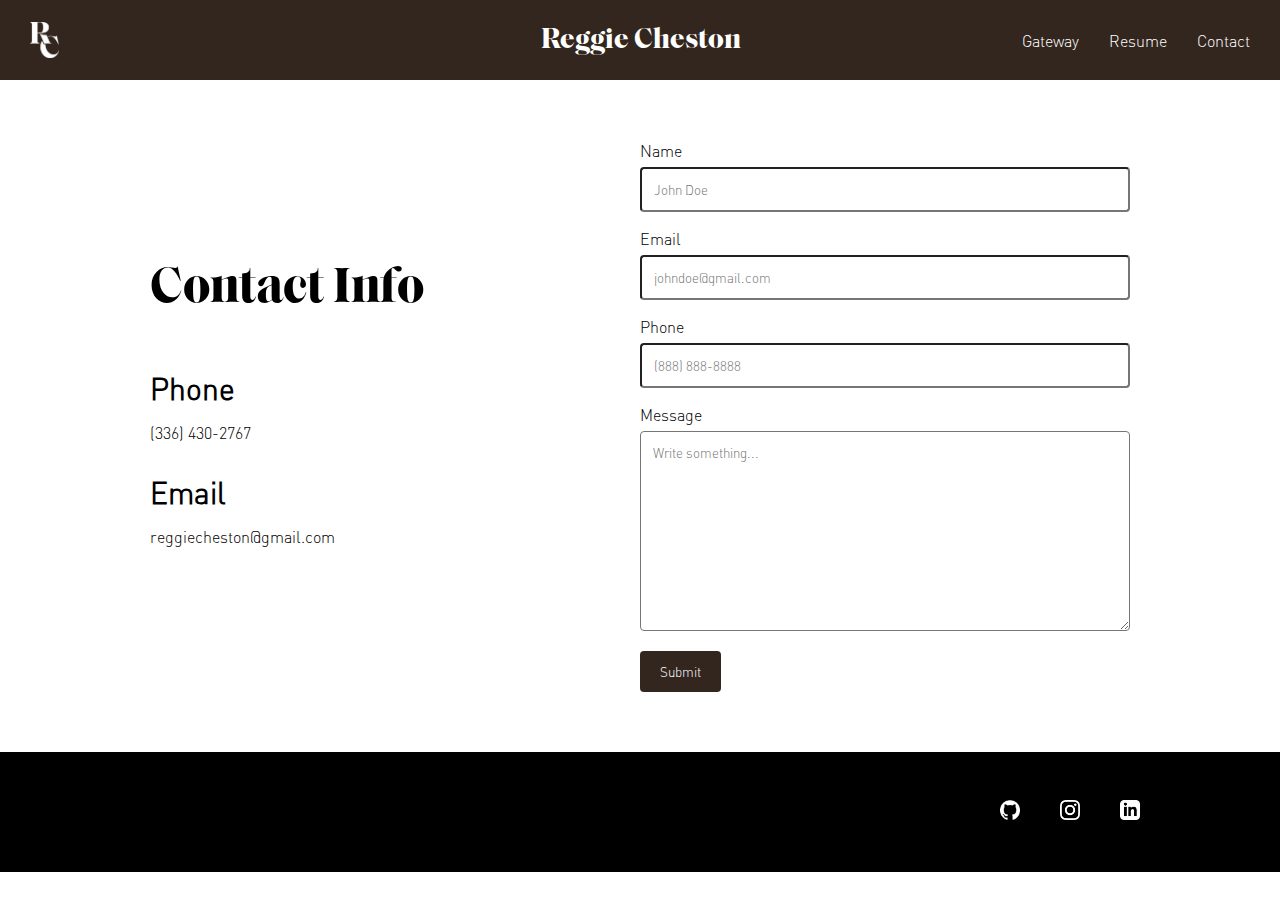
<file: html/contact.html>
<!DOCTYPE html>
<html lang="en">
<head>
  <meta charset="UTF-8">
  <meta http-equiv="X-UA-Compatible" content="IE=edge">
  <meta name="viewport" content="width=device-width, initial-scale=1.0">
  <meta name="description" content="Contact Info">
  <title>Contact</title>
  <link rel="stylesheet" href="../css/shared.css"/>
  <link rel="stylesheet" href="../css/contact.css"/>
  <link rel="icon" href="../Assets/Logos/BLK/RC Logo-blk.png"/>
</head>
<body>

  <!-- Navbar -->
  <nav class="navbar">
    <div class="container">
      <div class="navbar__icons">
        <img class="hamburger-menu navbar__icon" src="../Assets/icons/WHT/1024px-Hamburger_icon_white.svg.png" alt="Open Menu"/>
      </div>
      <div class="logo">
        <a class="logo" href="../index.html"><img src="../Assets/Logos/WHT/RC Logo-wht.png" 
          alt="RC Logo"
          width="29"
          height="36"/></a>
      </div>
      <div class="title">
        <h3>Reggie Cheston</h3>
      </div>
      <ul>
        <li> <a href="gateway.html">Gateway</a></li>
        <li> <a href="../Assets/Resume/Reggie Cheston Resume.pdf" target="_blank">Resume</a></li>
        <li> <a href="contact.html">Contact</a></li>
      </ul>
      <div class="navbar__icons">
        <img class="close-menu navbar__icon" src="../Assets/icons/WHT/Cross_icon_(white).svg.png" alt="Close Menu"/>
      </div>
    </div>
  </nav>
  <nav class="mobile-nav">
    <ul class="mobile-nav__items">
        <li class="mobile-nav__item"><a href="gateway.html">Gateway</a></li>
        <li class="mobile-nav__item"><a href="../Assets/Reginald Cheston Coding Resume.pdf">Resume</a></li>
        <li class="mobile-nav__item"><a href="contact.html">Contact</a></li>
    </ul>
  </nav>

  <!-- Contact Info -->
  <section>
    <div class="container">
      <div class="info">
        <h1>Contact Info</h1>
        <h2>Phone</h2>
        <p>(336) 430-2767</p>
        <h2>Email</h2>
        <p>reggiecheston@gmail.com</p>
      </div>

      <!-- Contact Form -->
      <div class="form">
        
        <label for="Name">Name</label>
        <input type="text" name="Name" placeholder="John Doe">

        <label for="Email">Email</label>
        <input type="text" name="Email" placeholder="johndoe@gmail.com">

        <label for="Phone">Phone</label>
        <input type="text" name="Phone" placeholder="(888) 888-8888">

        <label for="Message">Message</label>
        <textarea name="Message" placeholder="Write something..." style="height:200px"></textarea>

        <input type="submit" value="Submit">

      </div>
  </section>

  <!-- Footer -->
  <footer>
    <div class="container">
      <ul>
        <li><a href="https://github.com/reggiecheston" target="_blank" rel="noopener noreferrer"><img src="../Assets/Logos/WHT/github-logo.png"
          alt= "Github"
          width="20"
          height="20"/></a></li>
        <li><a href="https://www.instagram.com/reggiechaleur" target="_blank" rel="noopener noreferrer"><img src="../Assets/Logos/WHT/instagram-new-2016-glyph-logo-84CB825424-seeklogo.com_wht.png" 
          alt= "Instagram"
          width="20"
          height="20"/></a></li>
        <li><a href="https://www.linkedin.com/in/reggiecheston/" target="_blank" rel="noopener noreferrer"><img src="../Assets/Logos/WHT/linkedin-black-icon-logo-ECC426C572-seeklogo.com_wht.png"          
          alt= "LinkedIn"
          width="20"
          height="20"/></a></li>
      </ul>
    </div>
  </footer>
  <script src="../script.js"></script>
</body>
</html>
</file>
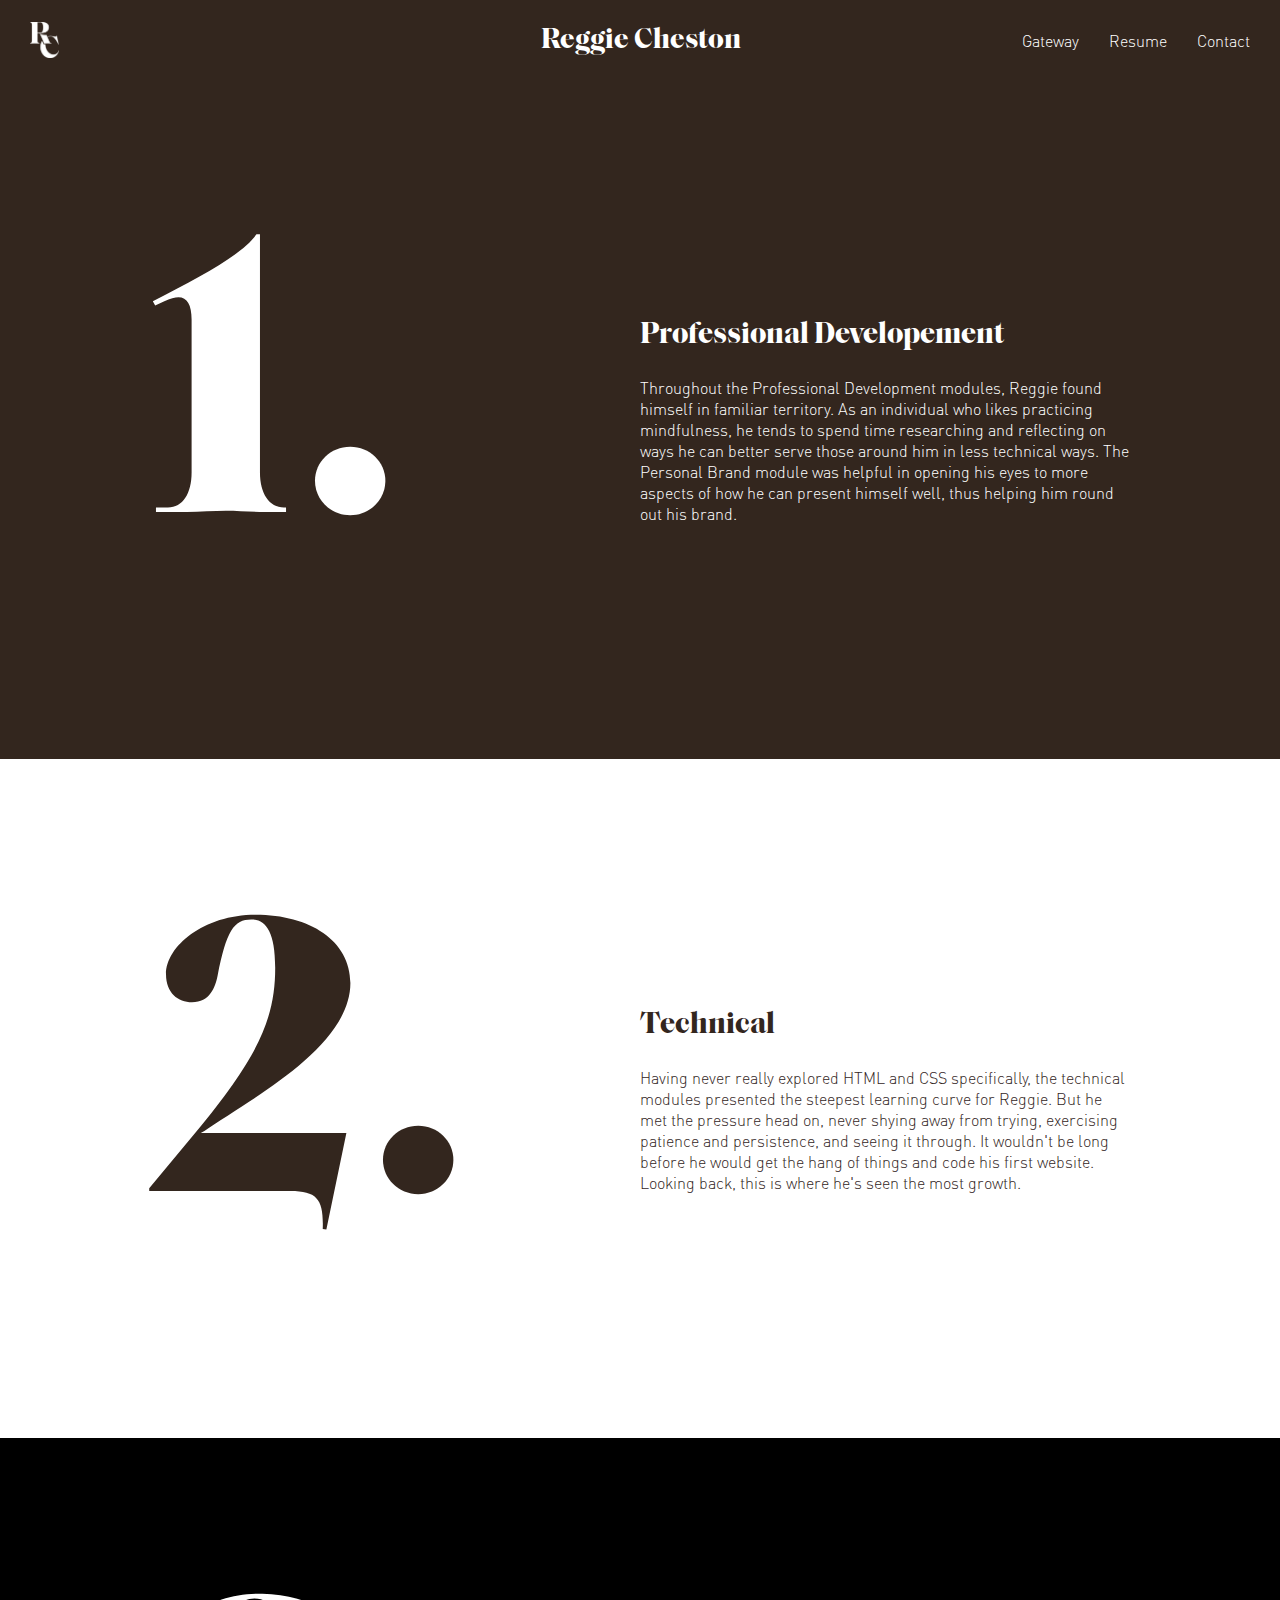
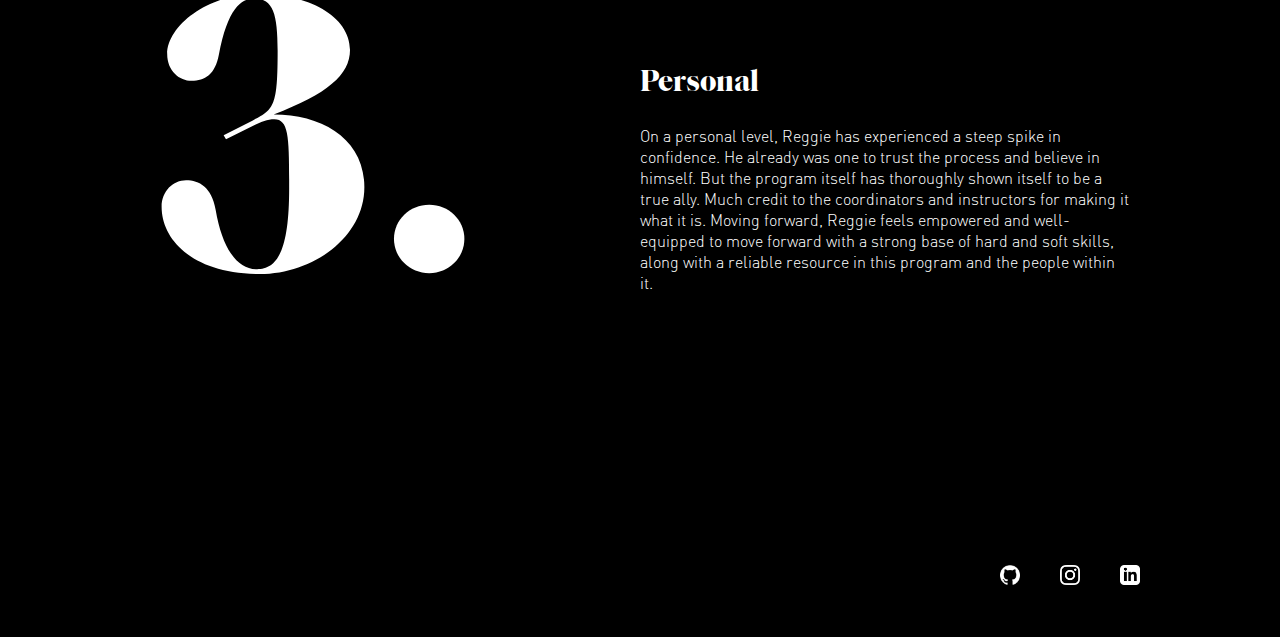
<file: html/gateway.html>
<!DOCTYPE html>
<html lang="en">
  <head>
    <meta charset="UTF-8" />
    <meta http-equiv="X-UA-Compatible" content="IE=edge" />
    <meta name="viewport" content="width=device-width, initial-scale=1.0" />
    <meta name="description" content="Gateway Reflection" />
    <title>Gateway Reflection</title>
    <link rel="stylesheet" href="../css/shared.css" />
    <link rel="stylesheet" href="../css/gateway.css" />
    <link rel="icon" href="../Assets/Logos/BLK/RC Logo-blk.png" />
  </head>
  <body>
    <!-- Navbar -->
    <nav class="navbar">
      <div class="container">
        <div class="navbar__icons">
          <img
            class="hamburger-menu navbar__icon"
            src="../Assets/icons/WHT/1024px-Hamburger_icon_white.svg.png"
            alt="Open Menu"
          />
        </div>
        <div class="logo">
          <a class="logo" href="../index.html"
            ><img
              src="../Assets/Logos/WHT/RC Logo-wht.png"
              alt="RC Logo"
              width="29"
              height="36"
          /></a>
        </div>
        <div class="title">
          <h3>Reggie Cheston</h3>
        </div>
        <ul>
          <li><a href="gateway.html">Gateway</a></li>
          <li>
            <a
              href="../Assets/Resume/Reggie Cheston Resume.pdf"
              target="_blank"
              >Resume</a
            >
          </li>
          <li><a href="contact.html">Contact</a></li>
        </ul>
        <div class="navbar__icons">
          <img
            class="close-menu navbar__icon"
            src="../Assets/icons/WHT/Cross_icon_(white).svg.png"
            alt="Close Menu"
          />
        </div>
      </div>
    </nav>
    <nav class="mobile-nav">
      <ul class="mobile-nav__items">
        <li class="mobile-nav__item"><a href="gateway.html">Gateway</a></li>
        <li class="mobile-nav__item">
          <a href="../Assets/Reginald Cheston Coding Resume.pdf">Resume</a>
        </li>
        <li class="mobile-nav__item"><a href="contact.html">Contact</a></li>
      </ul>
    </nav>

    <!-- Professional Developement -->
    <section class="pd">
      <div class="container">
        <div>
          <h1>1.</h1>
        </div>
        <div class="text">
          <h2>Professional Developement</h2>
          <p>
            Throughout the Professional Development modules, Reggie found
            himself in familiar territory. As an individual who likes practicing
            mindfulness, he tends to spend time researching and reflecting on
            ways he can better serve those around him in less technical ways.
            The Personal Brand module was helpful in opening his eyes to more
            aspects of how he can present himself well, thus helping him round
            out his brand.
          </p>
        </div>
      </div>
    </section>

    <!-- Technical -->
    <section class="technical">
      <div class="container">
        <div>
          <h1>2.</h1>
        </div>
        <div class="text">
          <h2>Technical</h2>
          <p>
            Having never really explored HTML and CSS specifically, the
            technical modules presented the steepest learning curve for Reggie.
            But he met the pressure head on, never shying away from trying,
            exercising patience and persistence, and seeing it through. It
            wouldn't be long before he would get the hang of things and code his
            first website. Looking back, this is where he's seen the most
            growth.
          </p>
        </div>
      </div>
    </section>

    <!-- Personal -->
    <section class="personal">
      <div class="container">
        <div>
          <h1>3.</h1>
        </div>
        <div class="text">
          <h2>Personal</h2>
          <p>
            On a personal level, Reggie has experienced a steep spike in
            confidence. He already was one to trust the process and believe in
            himself. But the program itself has thoroughly shown itself to be a
            true ally. Much credit to the coordinators and instructors for
            making it what it is. Moving forward, Reggie feels empowered and
            well-equipped to move forward with a strong base of hard and soft
            skills, along with a reliable resource in this program and the
            people within it.
          </p>
        </div>
      </div>
    </section>

    <!-- Footer -->
    <footer>
      <div class="container">
        <ul>
          <li>
            <a
              href="https://github.com/reggiecheston"
              target="_blank"
              rel="noopener noreferrer"
              ><img
                src="../Assets/Logos/WHT/github-logo.png"
                alt="Github"
                width="20"
                height="20"
            /></a>
          </li>
          <li>
            <a
              href="https://www.instagram.com/reggiechaleur"
              target="_blank"
              rel="noopener noreferrer"
              ><img
                src="../Assets/Logos/WHT/instagram-new-2016-glyph-logo-84CB825424-seeklogo.com_wht.png"
                alt="Instagram"
                width="20"
                height="20"
            /></a>
          </li>
          <li>
            <a
              href="https://www.linkedin.com/in/reggiecheston/"
              target="_blank"
              rel="noopener noreferrer"
              ><img
                src="../Assets/Logos/WHT/linkedin-black-icon-logo-ECC426C572-seeklogo.com_wht.png"
                alt="LinkedIn"
                width="20"
                height="20"
            /></a>
          </li>
        </ul>
      </div>
    </footer>
    <script src="../script.js"></script>
  </body>
</html>
</file>
<file: css/shared.css>
* {
  box-sizing: border-box;
  margin: 0;
  padding: 0;
}

/* Font */
@font-face {
    font-family: 'Din Pro Light';
    src: url('../Assets/Fonts/DINpro\ Light.ttf') format('opentype');
    font-weight: normal;
    font-style: normal;
}

.logo {
  display: flex;
  width: 260px;
  justify-content: start;
}

.navbar__icons {
  display: none;
}

.navbar__icon {
  width: 30px;
  height: auto;
}

h1 {
  margin-bottom: 15px;
}

h3 {
  font-family: "Saol Display Bold";
  font-size: 1.8rem;
}

ul {
  list-style-type: none;
}

/* Navbar */
.navbar .container {
  max-width: 100%;
}
.container {
  max-width: 1100px;
  margin: 0 auto;
  padding: 0 30px;
}

.navbar {
  background: #33261e;
  color: #fff;
  height: 80px;
}

.navbar a {
  text-decoration: none;
  color: #fff;
  font-size: 16px;
  font-family: "Din Pro Light";
}

.navbar a:hover, .navbar a:active {
  color: #7a6f68;
}

/* Mobile Nav */

.mobile-nav {
  display: flex;
  position: fixed;
  opacity: 0;
  transform: translateX(-100vw);
  transition: transform 400ms ease, opacity 400ms ease;

  height: 100vh;
  width: 100vw;
  background-color: #33261e;
}


.mobile-nav__items {
  display: flex;
  flex-direction: column;
  text-decoration: none;
  align-items: center;
  height: 100%;
  width: 100%;
  padding: 0;
}

.mobile-nav__item {
  margin-top: 120px;
  list-style-type: none;
  display: flex;
}

.mobile-nav__item a {
  text-decoration: none;
  color: #fff;
  font-size: 24px;
  font-family: "Din Pro Light";
}

.mobile-nav a:active {
  color: #7a6f68;
}

/* for js only */
.open {
  opacity: 1;
  transform: translateX(0);
}

/* Flex container */
.navbar .container {
  display: flex;
  justify-content: space-between;
  align-items: center;
  height: 100%;
}

.navbar ul {
  display: flex;
  
}

.navbar ul li {
  margin-left: 30px;
}

/* Footer */
/* Flex container */
footer .container {
  display: flex;
  justify-content: end;
  align-items: center;
  height: 100%;
}

footer a {
  text-decoration: none;
  margin: 20px;
}

footer ul {
  display: flex;
}

footer {
  background: #000000;
  height: 120px; 
}

@media (max-width:1024px) {
  .title {
    display: none;
  }
}

@media (max-width:768px) {
  .navbar ul {
    display: none;
  }

  .navbar__icons {
    display: flex;
  }

  .logo {
    justify-content: center;
  }

  .close-menu {
    visibility: hidden;
  }
}
</file>
<file: css/contact.css>
* {
  box-sizing: border-box;
  margin: 0;
  padding: 0;
}

/* Font */
@font-face {
    font-family: 'Saol Display Bold';
    src: url('../Assets/Fonts/SaolDisplay-Bold.otf') format('opentype');
    font-weight: bold;
    font-style: normal;
}

@font-face {
    font-family: 'Din Pro Light';
    src: url('../Assets/Fonts/DINpro\ Light.ttf') format('opentype');
    font-weight: normal;
    font-style: normal;
}

/* Flex container: Contact */
section .container {
  display: flex;
  justify-content: space-between;
  align-items: center;
  height: calc(100vh - 200px);
}

/* Flex Item: Contact Info */
.container .info p {
  padding-bottom: 30px;
  font-family: "Din Pro Light";
}

.container .info h1 {
  font-size: 50px;
  padding-bottom: 30px;
  font-family: "Saol Display Bold";
}

.container .info h2 {
  font-size: 30px;
  padding-bottom: 15px;
  font-family: "Din Pro Light"
}

/* Flex Item: Contact Form */
.container .form {
  max-width: 50%;
  font-family: "Din Pro Light";
}

input[type=text], select, textarea {
  width: 100%; 
  padding: 12px; 
  border-radius: 4px; 
  box-sizing: border-box;
  margin-top: 6px; 
  margin-bottom: 16px; 
  resize: vertical;
  font-family: "Din Pro Light";
}

/* Submit Button */
input[type=submit] {
  background-color: #33261e;
  color: white;
  padding: 12px 20px;
  border: none;
  border-radius: 4px;
  cursor: pointer;
  font-family: "Din Pro Light";
}

input[type=submit]:hover {
  background-color: #7a6f68;
}

section .container {
  padding: 60px;
}


/* media query */
@media (max-width:768px) {
  section .container {
    flex-direction: column;
  }

  .container .info {
  padding-top: 60px;
  padding-bottom: 60px;
  }

  .container .form {
    max-width: 100%;
    padding-top: 60px;
    padding-bottom: 60px;
  }

  section .container {
    height: auto;
  }
}

@media (orientation: landscape) {
  section .container {
    height: auto;
  }
}
</file>
<file: css/gateway.css>
* {
  box-sizing: border-box;
  margin: 0;
  padding: 0;
}

/* Font */
@font-face {
    font-family: 'Saol Display Bold';
    src: url('../Assets/Fonts/SaolDisplay-Bold.otf') format('opentype');
    font-weight: bold;
    font-style: normal;
}

@font-face {
    font-family: 'Din Pro Light';
    src: url('../Assets/Fonts/DINpro\ Light.ttf') format('opentype');
    font-weight: normal;
    font-style: normal;
}

h1 {
  font-size: 400px;
  font-family: "Saol Display Bold";
}

h2 {
  font-size: 30px;
  font-family: "Saol Display Bold";
}

p {
  font-size: 16px;
  font-family: "Din Pro Light";
}

/* Flex containers */
section .container {
  display: flex;
  align-items: center;
  justify-content: space-between;
  padding: 60px;
  height: 100vh;;
}

.text {
  max-width: 50%;
}

.text h2 {
  margin-bottom: 20px;
}

/* Professional Development */
.pd {
  background-color: #33261e;
  color: white;
}

/* Technical */
.technical {
  background-color: white;
  color: #33261e;
}

/* Personal */
.personal {
  background-color: black;
  color: #ffffff;
}

/* media query */
@media (max-width:768px) {
  section .container {
    flex-direction: column;
  }
  
  .text {
  max-width: 100%;
  }

  section .container {
    padding-top: 0px;
    height: auto;
  }
  
  h1 {
    margin-bottom: 0px;
  }

  p {
    padding-bottom: 30px;
  }
}

@media (orientation: landscape) {
  section .container {
    height: auto;
  }
}
</file>
